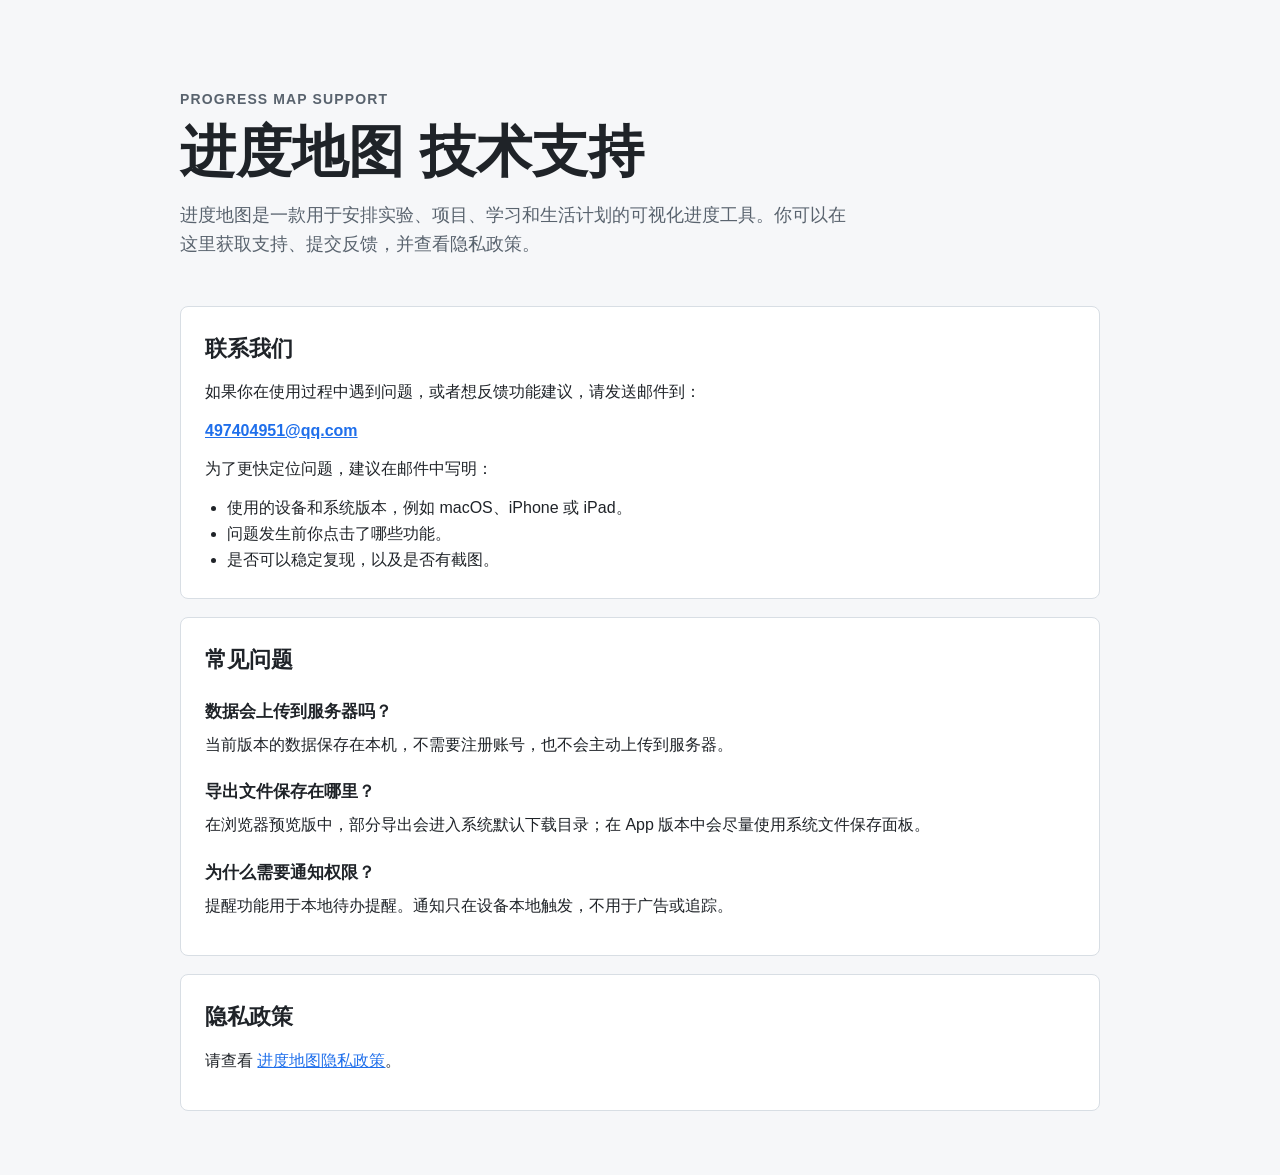
<file: index.html>
<!doctype html>
<html lang="zh-CN">
<head>
  <meta charset="utf-8">
  <meta name="viewport" content="width=device-width, initial-scale=1">
  <title>进度地图 - 技术支持</title>
  <meta name="description" content="进度地图 App 技术支持、问题反馈和隐私政策入口。">
  <link rel="stylesheet" href="styles.css">
</head>
<body>
  <main class="page">
    <section class="hero">
      <p class="eyebrow">Progress Map Support</p>
      <h1>进度地图 技术支持</h1>
      <p class="lead">进度地图是一款用于安排实验、项目、学习和生活计划的可视化进度工具。你可以在这里获取支持、提交反馈，并查看隐私政策。</p>
    </section>

    <section class="panel">
      <h2>联系我们</h2>
      <p>如果你在使用过程中遇到问题，或者想反馈功能建议，请发送邮件到：</p>
      <p><a class="email" href="mailto:497404951@qq.com">497404951@qq.com</a></p>
      <p>为了更快定位问题，建议在邮件中写明：</p>
      <ul>
        <li>使用的设备和系统版本，例如 macOS、iPhone 或 iPad。</li>
        <li>问题发生前你点击了哪些功能。</li>
        <li>是否可以稳定复现，以及是否有截图。</li>
      </ul>
    </section>

    <section class="panel">
      <h2>常见问题</h2>
      <h3>数据会上传到服务器吗？</h3>
      <p>当前版本的数据保存在本机，不需要注册账号，也不会主动上传到服务器。</p>

      <h3>导出文件保存在哪里？</h3>
      <p>在浏览器预览版中，部分导出会进入系统默认下载目录；在 App 版本中会尽量使用系统文件保存面板。</p>

      <h3>为什么需要通知权限？</h3>
      <p>提醒功能用于本地待办提醒。通知只在设备本地触发，不用于广告或追踪。</p>
    </section>

    <section class="panel">
      <h2>隐私政策</h2>
      <p>请查看 <a href="privacy.html">进度地图隐私政策</a>。</p>
    </section>
  </main>
</body>
</html>
</file>
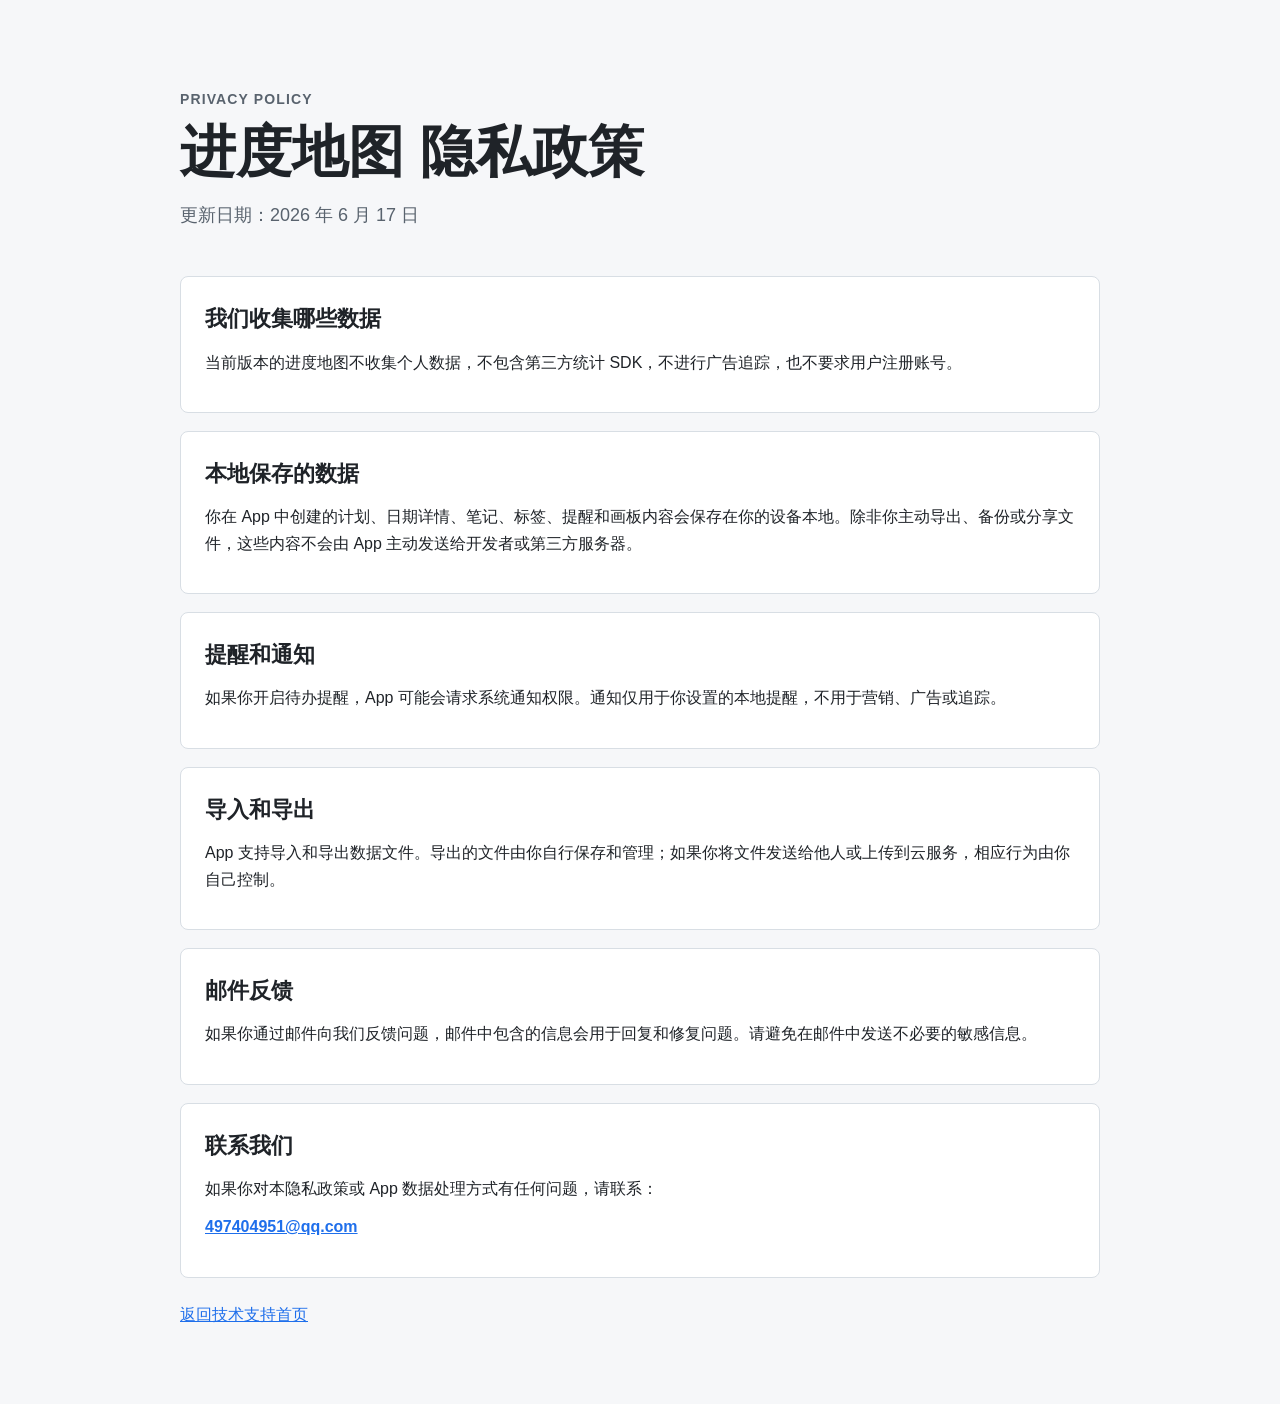
<file: privacy.html>
<!doctype html>
<html lang="zh-CN">
<head>
  <meta charset="utf-8">
  <meta name="viewport" content="width=device-width, initial-scale=1">
  <title>进度地图 - 隐私政策</title>
  <meta name="description" content="进度地图 App 隐私政策。">
  <link rel="stylesheet" href="styles.css">
</head>
<body>
  <main class="page">
    <section class="hero">
      <p class="eyebrow">Privacy Policy</p>
      <h1>进度地图 隐私政策</h1>
      <p class="lead">更新日期：2026 年 6 月 17 日</p>
    </section>

    <section class="panel">
      <h2>我们收集哪些数据</h2>
      <p>当前版本的进度地图不收集个人数据，不包含第三方统计 SDK，不进行广告追踪，也不要求用户注册账号。</p>
    </section>

    <section class="panel">
      <h2>本地保存的数据</h2>
      <p>你在 App 中创建的计划、日期详情、笔记、标签、提醒和画板内容会保存在你的设备本地。除非你主动导出、备份或分享文件，这些内容不会由 App 主动发送给开发者或第三方服务器。</p>
    </section>

    <section class="panel">
      <h2>提醒和通知</h2>
      <p>如果你开启待办提醒，App 可能会请求系统通知权限。通知仅用于你设置的本地提醒，不用于营销、广告或追踪。</p>
    </section>

    <section class="panel">
      <h2>导入和导出</h2>
      <p>App 支持导入和导出数据文件。导出的文件由你自行保存和管理；如果你将文件发送给他人或上传到云服务，相应行为由你自己控制。</p>
    </section>

    <section class="panel">
      <h2>邮件反馈</h2>
      <p>如果你通过邮件向我们反馈问题，邮件中包含的信息会用于回复和修复问题。请避免在邮件中发送不必要的敏感信息。</p>
    </section>

    <section class="panel">
      <h2>联系我们</h2>
      <p>如果你对本隐私政策或 App 数据处理方式有任何问题，请联系：</p>
      <p><a class="email" href="mailto:497404951@qq.com">497404951@qq.com</a></p>
    </section>

    <p class="back"><a href="index.html">返回技术支持首页</a></p>
  </main>
</body>
</html>
</file>
<file: styles.css>
* {
  box-sizing: border-box;
}

body {
  margin: 0;
  min-height: 100vh;
  background: #f6f7f9;
  color: #1f2328;
  font-family: -apple-system, BlinkMacSystemFont, "Segoe UI", sans-serif;
  line-height: 1.65;
}

a {
  color: #1f6feb;
}

.page {
  width: min(920px, calc(100% - 32px));
  margin: 0 auto;
  padding: 48px 0 64px;
}

.hero {
  padding: 40px 0 28px;
}

.eyebrow {
  margin: 0 0 10px;
  color: #59636e;
  font-size: 14px;
  font-weight: 700;
  letter-spacing: .08em;
  text-transform: uppercase;
}

h1 {
  margin: 0;
  font-size: clamp(34px, 6vw, 56px);
  line-height: 1.1;
  letter-spacing: 0;
}

.lead {
  max-width: 680px;
  margin: 18px 0 0;
  color: #59636e;
  font-size: 18px;
}

.panel {
  margin-top: 18px;
  padding: 24px;
  background: #fff;
  border: 1px solid #d8dee4;
  border-radius: 8px;
}

h2 {
  margin: 0 0 12px;
  font-size: 22px;
}

h3 {
  margin: 20px 0 6px;
  font-size: 17px;
}

p {
  margin: 0 0 12px;
}

ul {
  margin: 0;
  padding-left: 22px;
}

.email {
  font-weight: 700;
}

.back {
  margin-top: 24px;
}

@media (max-width: 640px) {
  .page {
    width: min(100% - 24px, 920px);
    padding-top: 28px;
  }

  .panel {
    padding: 20px;
  }
}
</file>
